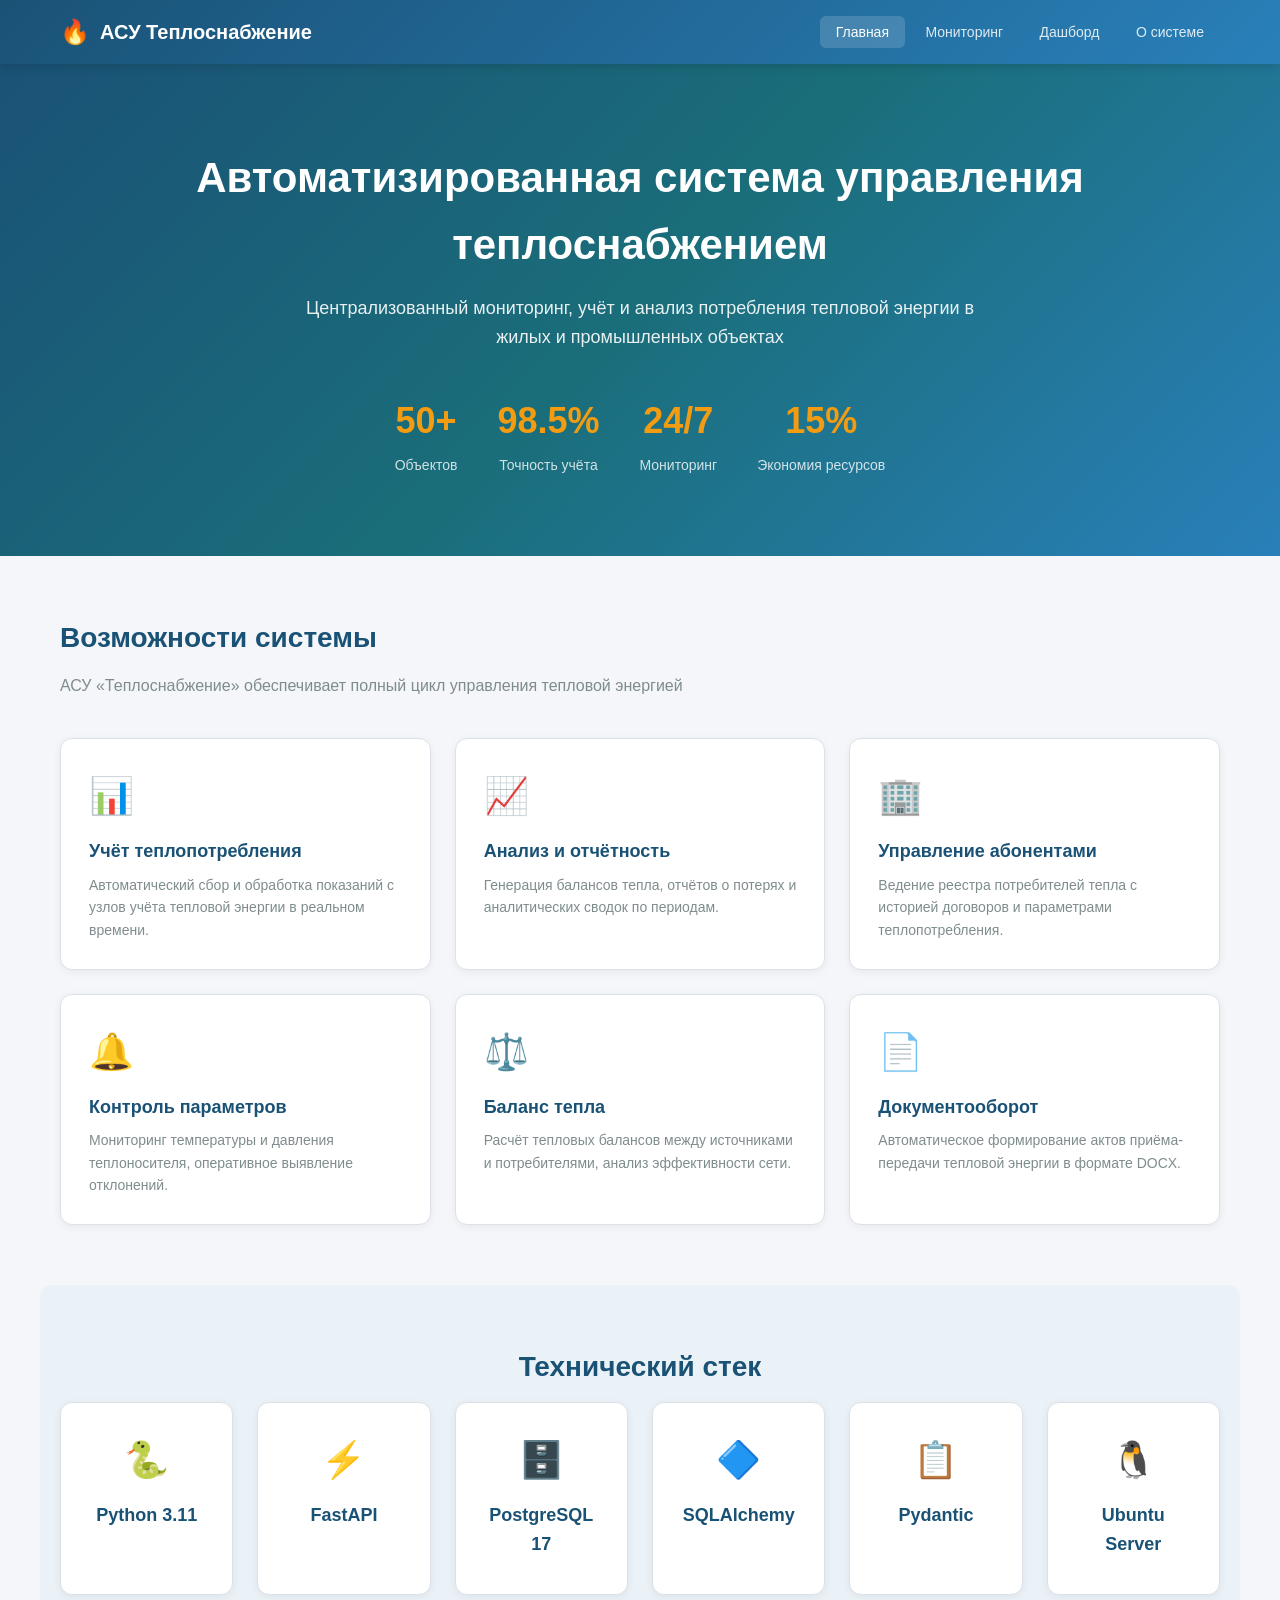
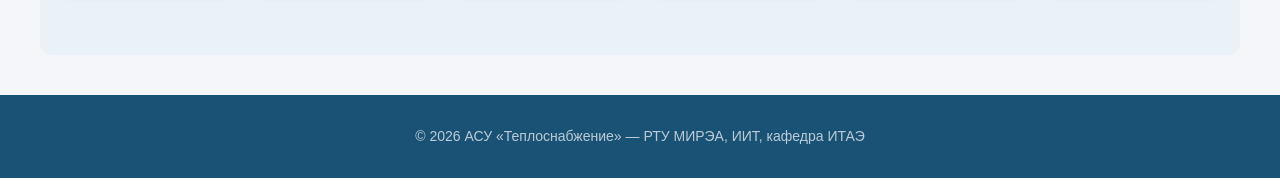
<file: portal/index.html>
<!DOCTYPE html>
<html lang="ru">
<head>
    <meta charset="UTF-8">
    <meta name="viewport" content="width=device-width, initial-scale=1.0">
    <title>АСУ Теплоснабжение – Главная</title>
    <link rel="stylesheet" href="css/style.css">
</head>
<body>
    <header>
        <div class="header-inner">
            <div class="logo"><span>🔥</span> АСУ Теплоснабжение</div>
            <nav>
                <a href="index.html">Главная</a>
                <a href="monitoring.html">Мониторинг</a>
                <a href="dashboard.html">Дашборд</a>
                <a href="about.html">О системе</a>
            </nav>
        </div>
    </header>

    <section class="hero">
        <h1>Автоматизированная система управления<br>теплоснабжением</h1>
        <p>Централизованный мониторинг, учёт и анализ потребления тепловой энергии в жилых и промышленных объектах</p>
        <div class="hero-stats">
            <div class="hero-stat"><div class="num">50+</div><div class="label">Объектов</div></div>
            <div class="hero-stat"><div class="num">98.5%</div><div class="label">Точность учёта</div></div>
            <div class="hero-stat"><div class="num">24/7</div><div class="label">Мониторинг</div></div>
            <div class="hero-stat"><div class="num">15%</div><div class="label">Экономия ресурсов</div></div>
        </div>
    </section>

    <div class="section observe">
        <h2 class="section-title">Возможности системы</h2>
        <p class="section-subtitle">АСУ «Теплоснабжение» обеспечивает полный цикл управления тепловой энергией</p>
        <div class="cards">
            <div class="card">
                <div class="card-icon">📊</div>
                <h3>Учёт теплопотребления</h3>
                <p>Автоматический сбор и обработка показаний с узлов учёта тепловой энергии в реальном времени.</p>
            </div>
            <div class="card">
                <div class="card-icon">📈</div>
                <h3>Анализ и отчётность</h3>
                <p>Генерация балансов тепла, отчётов о потерях и аналитических сводок по периодам.</p>
            </div>
            <div class="card">
                <div class="card-icon">🏢</div>
                <h3>Управление абонентами</h3>
                <p>Ведение реестра потребителей тепла с историей договоров и параметрами теплопотребления.</p>
            </div>
            <div class="card">
                <div class="card-icon">🔔</div>
                <h3>Контроль параметров</h3>
                <p>Мониторинг температуры и давления теплоносителя, оперативное выявление отклонений.</p>
            </div>
            <div class="card">
                <div class="card-icon">⚖️</div>
                <h3>Баланс тепла</h3>
                <p>Расчёт тепловых балансов между источниками и потребителями, анализ эффективности сети.</p>
            </div>
            <div class="card">
                <div class="card-icon">📄</div>
                <h3>Документооборот</h3>
                <p>Автоматическое формирование актов приёма-передачи тепловой энергии в формате DOCX.</p>
            </div>
        </div>
    </div>

    <div class="section observe" style="background:#eaf2f8;border-radius:12px;margin-bottom:40px;max-width:1200px;">
        <h2 class="section-title text-center">Технический стек</h2>
        <div class="cards" style="grid-template-columns:repeat(auto-fit,minmax(160px,1fr));">
            <div class="card text-center"><div class="card-icon">🐍</div><h3>Python 3.11</h3></div>
            <div class="card text-center"><div class="card-icon">⚡</div><h3>FastAPI</h3></div>
            <div class="card text-center"><div class="card-icon">🗄️</div><h3>PostgreSQL 17</h3></div>
            <div class="card text-center"><div class="card-icon">🔷</div><h3>SQLAlchemy</h3></div>
            <div class="card text-center"><div class="card-icon">📋</div><h3>Pydantic</h3></div>
            <div class="card text-center"><div class="card-icon">🐧</div><h3>Ubuntu Server</h3></div>
        </div>
    </div>

    <footer>
        <p>© 2026 АСУ «Теплоснабжение» — РТУ МИРЭА, ИИТ, кафедра ИТАЭ</p>
    </footer>

    <script src="js/script.js"></script>
</body>
</html>
</file>
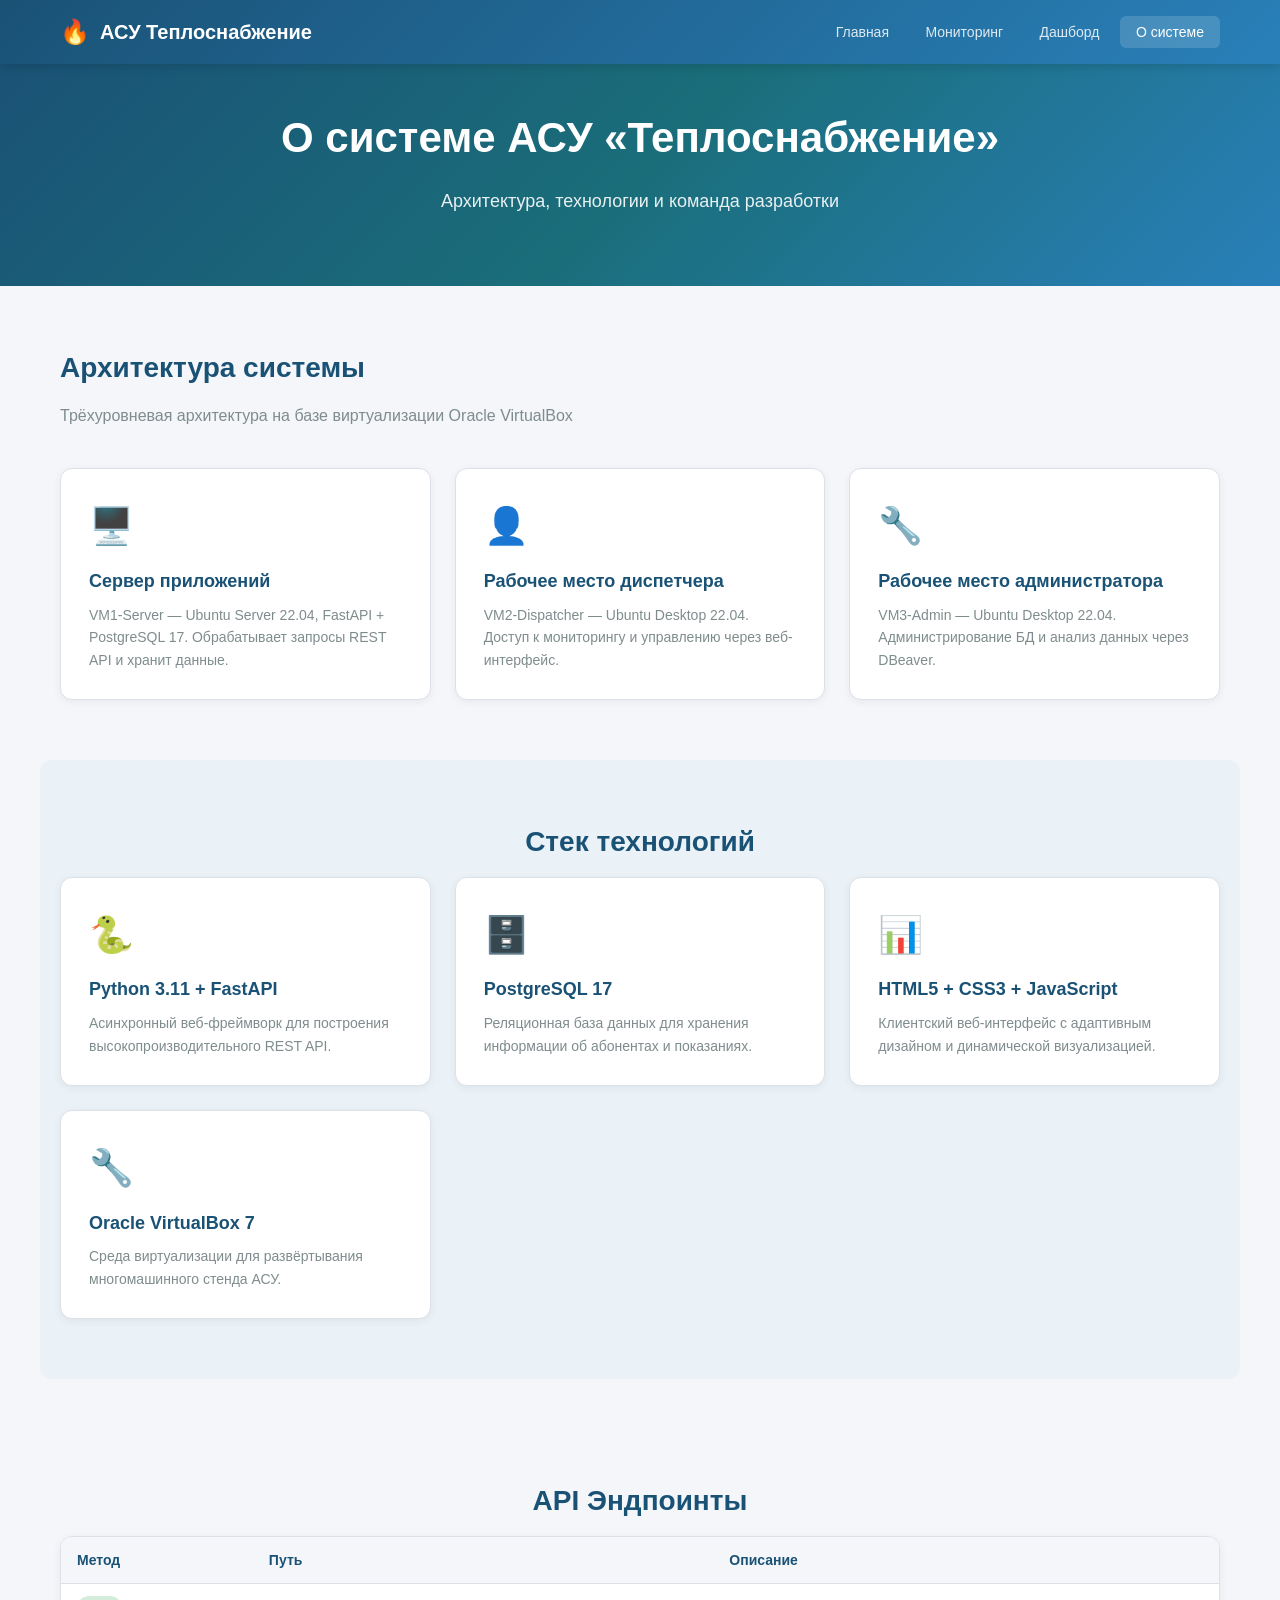
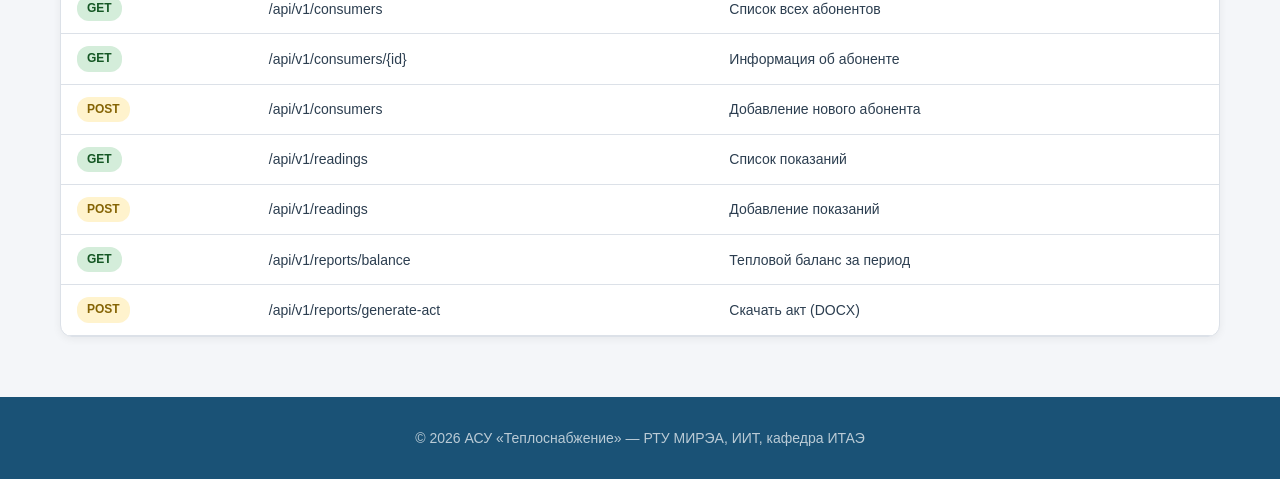
<file: portal/about.html>
<!DOCTYPE html>
<html lang="ru">
<head>
    <meta charset="UTF-8">
    <meta name="viewport" content="width=device-width, initial-scale=1.0">
    <title>АСУ Теплоснабжение – О системе</title>
    <link rel="stylesheet" href="css/style.css">
</head>
<body>
    <header>
        <div class="header-inner">
            <div class="logo"><span>🔥</span> АСУ Теплоснабжение</div>
            <nav>
                <a href="index.html">Главная</a>
                <a href="monitoring.html">Мониторинг</a>
                <a href="dashboard.html">Дашборд</a>
                <a href="about.html">О системе</a>
            </nav>
        </div>
    </header>

    <div class="hero" style="padding:40px 20px;">
        <h1>О системе АСУ «Теплоснабжение»</h1>
        <p>Архитектура, технологии и команда разработки</p>
    </div>

    <div class="section observe">
        <h2 class="section-title">Архитектура системы</h2>
        <p class="section-subtitle">Трёхуровневая архитектура на базе виртуализации Oracle VirtualBox</p>
        <div class="cards">
            <div class="card">
                <div class="card-icon">🖥️</div>
                <h3>Сервер приложений</h3>
                <p>VM1-Server — Ubuntu Server 22.04, FastAPI + PostgreSQL 17. Обрабатывает запросы REST API и хранит данные.</p>
            </div>
            <div class="card">
                <div class="card-icon">👤</div>
                <h3>Рабочее место диспетчера</h3>
                <p>VM2-Dispatcher — Ubuntu Desktop 22.04. Доступ к мониторингу и управлению через веб-интерфейс.</p>
            </div>
            <div class="card">
                <div class="card-icon">🔧</div>
                <h3>Рабочее место администратора</h3>
                <p>VM3-Admin — Ubuntu Desktop 22.04. Администрирование БД и анализ данных через DBeaver.</p>
            </div>
        </div>
    </div>

    <div class="section observe" style="background:#eaf2f8;border-radius:12px;margin-bottom:40px;max-width:1200px;">
        <h2 class="section-title text-center">Стек технологий</h2>
        <div class="cards">
            <div class="card"><div class="card-icon">🐍</div><h3>Python 3.11 + FastAPI</h3><p>Асинхронный веб-фреймворк для построения высокопроизводительного REST API.</p></div>
            <div class="card"><div class="card-icon">🗄️</div><h3>PostgreSQL 17</h3><p>Реляционная база данных для хранения информации об абонентах и показаниях.</p></div>
            <div class="card"><div class="card-icon">📊</div><h3>HTML5 + CSS3 + JavaScript</h3><p>Клиентский веб-интерфейс с адаптивным дизайном и динамической визуализацией.</p></div>
            <div class="card"><div class="card-icon">🔧</div><h3>Oracle VirtualBox 7</h3><p>Среда виртуализации для развёртывания многомашинного стенда АСУ.</p></div>
        </div>
    </div>

    <div class="section observe">
        <h2 class="section-title text-center">API Эндпоинты</h2>
        <div class="table-wrapper">
            <table>
                <thead><tr><th>Метод</th><th>Путь</th><th>Описание</th></tr></thead>
                <tbody>
                    <tr><td><span class="badge badge-success">GET</span></td><td>/api/v1/consumers</td><td>Список всех абонентов</td></tr>
                    <tr><td><span class="badge badge-success">GET</span></td><td>/api/v1/consumers/{id}</td><td>Информация об абоненте</td></tr>
                    <tr><td><span class="badge badge-warning">POST</span></td><td>/api/v1/consumers</td><td>Добавление нового абонента</td></tr>
                    <tr><td><span class="badge badge-success">GET</span></td><td>/api/v1/readings</td><td>Список показаний</td></tr>
                    <tr><td><span class="badge badge-warning">POST</span></td><td>/api/v1/readings</td><td>Добавление показаний</td></tr>
                    <tr><td><span class="badge badge-success">GET</span></td><td>/api/v1/reports/balance</td><td>Тепловой баланс за период</td></tr>
                    <tr><td><span class="badge badge-warning">POST</span></td><td>/api/v1/reports/generate-act</td><td>Скачать акт (DOCX)</td></tr>
                </tbody>
            </table>
        </div>
    </div>

    <footer>
        <p>© 2026 АСУ «Теплоснабжение» — РТУ МИРЭА, ИИТ, кафедра ИТАЭ</p>
    </footer>

    <script src="js/script.js"></script>
</body>
</html>
</file>
<file: portal/css/style.css>
:root {
    --primary: #1a5276;
    --primary-light: #2980b9;
    --accent: #e67e22;
    --accent-light: #f39c12;
    --bg: #f4f6f9;
    --card-bg: #ffffff;
    --text: #2c3e50;
    --text-light: #7f8c8d;
    --danger: #e74c3c;
    --success: #27ae60;
    --border: #dce1e8;
}

* { margin: 0; padding: 0; box-sizing: border-box; }

body {
    font-family: 'Segoe UI', Tahoma, sans-serif;
    background: var(--bg);
    color: var(--text);
    line-height: 1.6;
}

/* Header / Nav */
header {
    background: linear-gradient(135deg, var(--primary), var(--primary-light));
    color: white;
    padding: 0;
    position: sticky;
    top: 0;
    z-index: 100;
    box-shadow: 0 2px 10px rgba(0,0,0,0.15);
}

.header-inner {
    max-width: 1200px;
    margin: 0 auto;
    padding: 0 20px;
    display: flex;
    align-items: center;
    justify-content: space-between;
    height: 64px;
}

.logo {
    font-size: 20px;
    font-weight: 700;
    display: flex;
    align-items: center;
    gap: 10px;
}

.logo span { font-size: 24px; }

nav a {
    color: rgba(255,255,255,0.85);
    text-decoration: none;
    padding: 8px 16px;
    border-radius: 6px;
    transition: all 0.2s;
    font-size: 14px;
}

nav a:hover, nav a.active {
    background: rgba(255,255,255,0.15);
    color: white;
}

/* Hero */
.hero {
    background: linear-gradient(135deg, var(--primary) 0%, #1a6e7a 50%, var(--primary-light) 100%);
    color: white;
    padding: 80px 20px;
    text-align: center;
}

.hero h1 { font-size: 42px; margin-bottom: 16px; }
.hero p { font-size: 18px; max-width: 700px; margin: 0 auto 30px; opacity: 0.9; }

.hero-stats {
    display: flex;
    justify-content: center;
    gap: 40px;
    flex-wrap: wrap;
    margin-top: 40px;
}

.hero-stat { text-align: center; }

.hero-stat .num {
    font-size: 36px;
    font-weight: 700;
    color: var(--accent-light);
}

.hero-stat .label { font-size: 14px; opacity: 0.8; margin-top: 4px; }

/* Sections */
.section {
    max-width: 1200px;
    margin: 0 auto;
    padding: 60px 20px;
}

.section-title {
    font-size: 28px;
    margin-bottom: 12px;
    color: var(--primary);
}

.section-subtitle {
    color: var(--text-light);
    margin-bottom: 40px;
    font-size: 16px;
}

/* Cards Grid */
.cards {
    display: grid;
    grid-template-columns: repeat(auto-fit, minmax(280px, 1fr));
    gap: 24px;
}

.card {
    background: var(--card-bg);
    border-radius: 12px;
    padding: 28px;
    box-shadow: 0 2px 8px rgba(0,0,0,0.06);
    transition: transform 0.2s, box-shadow 0.2s;
    border: 1px solid var(--border);
}

.card:hover {
    transform: translateY(-4px);
    box-shadow: 0 8px 24px rgba(0,0,0,0.1);
}

.card-icon { font-size: 36px; margin-bottom: 12px; }
.card h3 { font-size: 18px; margin-bottom: 8px; color: var(--primary); }
.card p { font-size: 14px; color: var(--text-light); }

/* Footer */
footer {
    background: var(--primary);
    color: rgba(255,255,255,0.7);
    text-align: center;
    padding: 30px 20px;
    font-size: 14px;
}

/* Tables */
.table-wrapper {
    overflow-x: auto;
    background: var(--card-bg);
    border-radius: 12px;
    box-shadow: 0 2px 8px rgba(0,0,0,0.06);
    border: 1px solid var(--border);
}

table {
    width: 100%;
    border-collapse: collapse;
}

th, td {
    padding: 12px 16px;
    text-align: left;
    border-bottom: 1px solid var(--border);
    font-size: 14px;
}

th {
    background: var(--bg);
    color: var(--primary);
    font-weight: 600;
}

tr:hover td { background: #f8f9fa; }

/* KPI Cards */
.kpi-grid {
    display: grid;
    grid-template-columns: repeat(auto-fit, minmax(200px, 1fr));
    gap: 16px;
    margin-bottom: 40px;
}

.kpi {
    background: var(--card-bg);
    border-radius: 10px;
    padding: 20px;
    text-align: center;
    border: 1px solid var(--border);
    box-shadow: 0 2px 8px rgba(0,0,0,0.04);
}

.kpi .kpi-value {
    font-size: 28px;
    font-weight: 700;
    color: var(--primary);
}

.kpi .kpi-label {
    font-size: 13px;
    color: var(--text-light);
    margin-top: 4px;
}

/* Charts placeholder */
.chart-container {
    background: var(--card-bg);
    border-radius: 12px;
    padding: 24px;
    margin-bottom: 24px;
    border: 1px solid var(--border);
}

.chart-container h3 {
    font-size: 16px;
    color: var(--primary);
    margin-bottom: 16px;
}

.chart-bars {
    display: flex;
    align-items: flex-end;
    gap: 12px;
    height: 200px;
    padding-top: 20px;
}

.chart-bar-wrapper {
    flex: 1;
    display: flex;
    flex-direction: column;
    align-items: center;
    height: 100%;
    justify-content: flex-end;
}

.chart-bar {
    width: 100%;
    max-width: 60px;
    border-radius: 6px 6px 0 0;
    transition: height 1s ease;
    min-height: 4px;
}

.chart-bar-label {
    font-size: 11px;
    color: var(--text-light);
    margin-top: 8px;
    text-align: center;
}

/* Filter bar */
.filter-bar {
    display: flex;
    gap: 10px;
    margin-bottom: 20px;
    flex-wrap: wrap;
}

.filter-btn {
    padding: 8px 20px;
    border: 1px solid var(--border);
    border-radius: 20px;
    background: white;
    cursor: pointer;
    font-size: 14px;
    transition: all 0.2s;
}

.filter-btn:hover, .filter-btn.active {
    background: var(--primary);
    color: white;
    border-color: var(--primary);
}

/* API Status badges */
.badge {
    display: inline-block;
    padding: 3px 10px;
    border-radius: 12px;
    font-size: 12px;
    font-weight: 600;
}

.badge-success { background: #d4edda; color: #155724; }
.badge-warning { background: #fff3cd; color: #856404; }

/* Loading */
.loading {
    text-align: center;
    padding: 40px;
    color: var(--text-light);
}

/* Utility */
.text-center { text-align: center; }
.mt-20 { margin-top: 20px; }
.mb-20 { margin-bottom: 20px; }
.fade-in { animation: fadeIn 0.6s ease; }

@keyframes fadeIn {
    from { opacity: 0; transform: translateY(10px); }
    to { opacity: 1; transform: translateY(0); }
}
</file>
